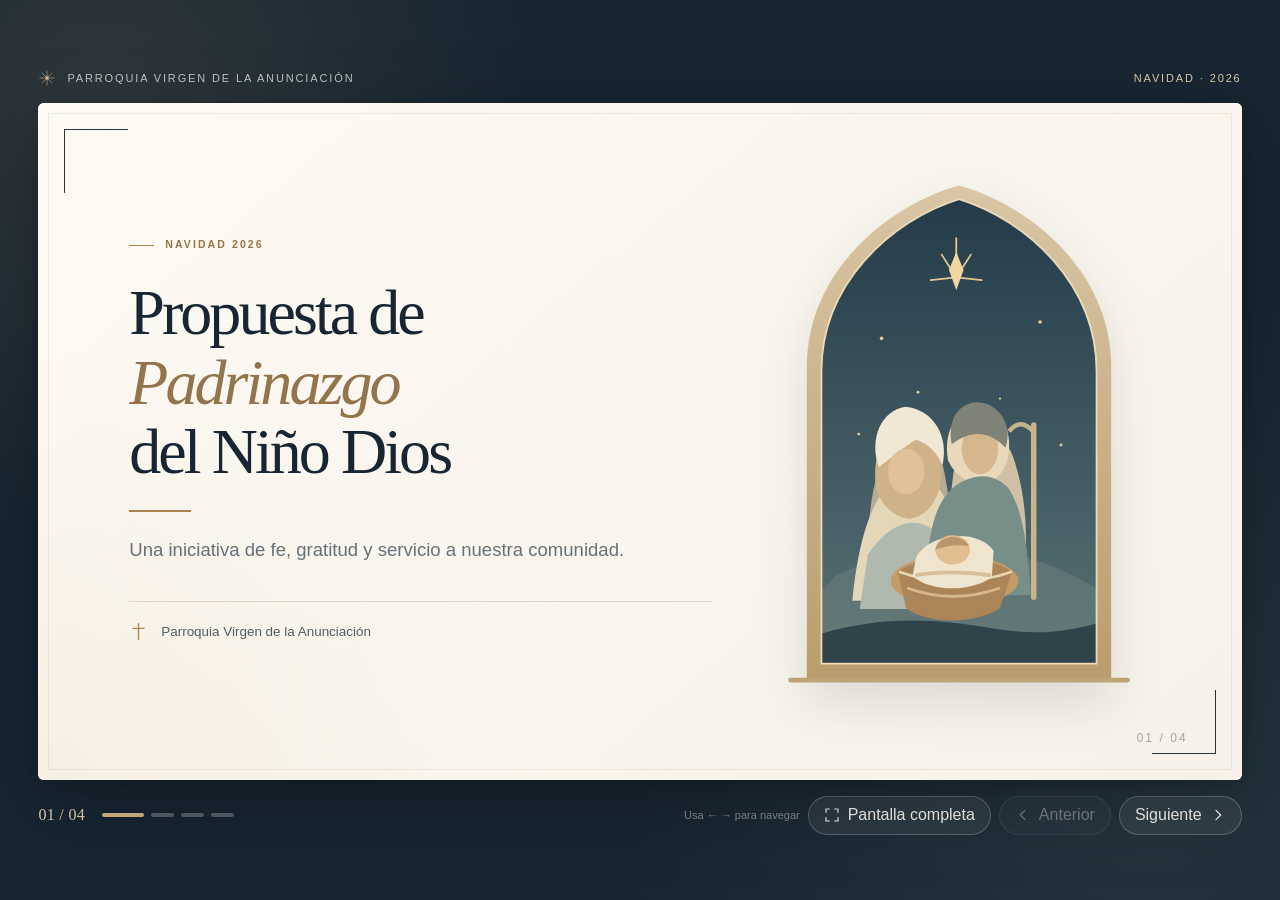
<file: index.html>
<!DOCTYPE html>
<html lang="es-MX">
<head>
  <meta charset="UTF-8" />
  <meta name="viewport" content="width=device-width, initial-scale=1.0" />
  <meta name="theme-color" content="#172632" />
  <meta name="description" content="Propuesta de padrinazgo del Niño Dios para la Parroquia Virgen de la Anunciación, Navidad 2026." />
  <title>Padrinazgo del Niño Dios · Navidad 2026</title>
  <link rel="canonical" href="https://padrinazgo-nino-dios.vercel.app/" />

  <!-- Open Graph (WhatsApp, Facebook, LinkedIn) -->
  <meta property="og:type" content="website" />
  <meta property="og:site_name" content="Padrinazgo del Niño Dios" />
  <meta property="og:locale" content="es_MX" />
  <meta property="og:title" content="Padrinazgo del Niño Dios · Navidad 2026" />
  <meta property="og:description" content="Una iniciativa de fe, gratitud y servicio a nuestra comunidad. Propuesta de padrinazgo para la Parroquia Virgen de la Anunciación." />
  <meta property="og:url" content="https://padrinazgo-nino-dios.vercel.app/" />
  <meta property="og:image" content="https://padrinazgo-nino-dios.vercel.app/assets/og-image.jpg" />
  <meta property="og:image:secure_url" content="https://padrinazgo-nino-dios.vercel.app/assets/og-image.jpg" />
  <meta property="og:image:type" content="image/jpeg" />
  <meta property="og:image:width" content="1200" />
  <meta property="og:image:height" content="630" />
  <meta property="og:image:alt" content="Ilustración del nacimiento de Jesús con el título «Propuesta de Padrinazgo del Niño Dios»." />

  <!-- Twitter / X -->
  <meta name="twitter:card" content="summary_large_image" />
  <meta name="twitter:title" content="Padrinazgo del Niño Dios · Navidad 2026" />
  <meta name="twitter:description" content="Una iniciativa de fe, gratitud y servicio a nuestra comunidad. Propuesta de padrinazgo para la Parroquia Virgen de la Anunciación." />
  <meta name="twitter:image" content="https://padrinazgo-nino-dios.vercel.app/assets/og-image.jpg" />
  <meta name="twitter:image:alt" content="Ilustración del nacimiento de Jesús con el título «Propuesta de Padrinazgo del Niño Dios»." />

  <link rel="stylesheet" href="css/styles.css" />
</head>
<body>
<main class="app">
  <div class="topbar" aria-hidden="true">
    <div class="brand">
      <svg viewBox="0 0 24 24" fill="none"><path d="M12 2v20M2 12h20M5 5l14 14M19 5 5 19" stroke="currentColor" stroke-width=".75"/><circle cx="12" cy="12" r="2.3" fill="currentColor"/></svg>
      Parroquia Virgen de la Anunciación
    </div>
    <div class="edition">Navidad · 2026</div>
  </div>

  <div class="deck" id="deck" aria-label="Presentación: Propuesta de Padrinazgo del Niño Dios">
    <!-- SLIDE 01 -->
    <section class="slide cover corner-marks active" aria-label="Diapositiva 1: Portada" aria-hidden="false">
      <div class="cover-copy">
        <div class="eyebrow">Navidad 2026</div>
        <h1>Propuesta de<br><span>Padrinazgo</span><br>del Niño Dios</h1>
        <div class="gold-stroke"></div>
        <p class="cover-description">Una iniciativa de fe, gratitud y servicio a nuestra comunidad.</p>
        <div class="cover-parish">
          <svg viewBox="0 0 24 24" fill="none" aria-hidden="true"><path d="M12 2v20M5 8h14" stroke="currentColor" stroke-width="1.7" stroke-linecap="round"/></svg>
          <span>Parroquia Virgen de la Anunciación</span>
        </div>
      </div>
      <div class="cover-art" aria-hidden="true">
        <svg class="nativity" viewBox="0 0 450 570" role="img" aria-label="Ilustración artística del nacimiento de Jesús">
          <defs>
            <linearGradient id="sky" x1="0" x2="0" y1="0" y2="1"><stop offset="0" stop-color="#243c49"/><stop offset="1" stop-color="#587074"/></linearGradient>
            <linearGradient id="outer" x1="0" x2="0" y1="0" y2="1"><stop offset="0" stop-color="#d9c6a5"/><stop offset="1" stop-color="#ba9d6c"/></linearGradient>
            <clipPath id="window"><path d="M74 532V211C74 115 151 45 225 22c74 23 151 93 151 189v321Z"/></clipPath>
          </defs>
          <path d="M58 550V206C58 100 149 28 225 7c76 21 167 93 167 199v344Z" fill="url(#outer)"/>
          <path d="M74 532V211C74 115 151 45 225 22c74 23 151 93 151 189v321Z" fill="url(#sky)"/>
          <g clip-path="url(#window)">
            <path d="M90 435c71-34 140-39 211-19 38 11 71 29 95 47v98H60v-96c10-8 20-19 30-30Z" fill="#809187" opacity=".3"/>
            <path d="M55 505c82-28 143-22 206-12 55 9 91 5 150-17v92H55Z" fill="#30434b"/>
            <g stroke="#e2c690" stroke-linecap="round">
              <path d="M222 108V65M222 108l-16-25M222 108l16-25M222 108l-28 3M222 108l28 3" stroke-width="2"/>
              <path d="m222 80 8 20-8 22-8-22Z" fill="#f2d5a0" stroke="none"/>
              <circle cx="140" cy="175" r="2" fill="#e7cb93" stroke="none"/><circle cx="314" cy="157" r="2" fill="#e7cb93" stroke="none"/>
              <circle cx="115" cy="280" r="1.6" fill="#e7cb93" stroke="none"/><circle cx="337" cy="292" r="1.6" fill="#e7cb93" stroke="none"/>
              <circle cx="180" cy="234" r="1.6" fill="#e7cb93" stroke="none"/><circle cx="270" cy="241" r="1.2" fill="#e7cb93" stroke="none"/>
            </g>
            <path d="M127 444c-4-55 0-99 12-130 7-20 28-32 46-25 21 8 23 25 27 50l17 135Z" fill="#b7ab93"/>
            <path d="M108 463c7-72 23-126 64-148 20 10 36 26 46 53 10 26 14 60 16 94Z" fill="#e4d7b8"/>
            <path d="M166 273c23 0 43 23 40 52-2 25-14 46-36 48-24-3-38-26-37-48 0-28 10-52 33-52Z" fill="#d0b288"/>
            <path d="M137 316c-11-31 3-62 29-66 31 3 48 32 41 64-7-14-14-22-29-28-14 8-25 19-41 30Z" fill="#f0e7d4"/>
            <ellipse cx="167" cy="321" rx="20" ry="25" fill="#e2c19a"/>
            <path d="M125 412c19-28 39-38 58-34 13 4 28 15 43 35l-9 59H116Z" fill="#b0b9ad"/>
            <path d="M296 449c6-65 1-103-9-136-6-23-18-34-36-32-21 4-30 24-33 49l-17 143Z" fill="#d0c0a4"/>
            <path d="M247 252c-29 2-39 29-34 57 8 17 20 24 39 27 21-8 28-24 28-44 0-24-13-40-33-40Z" fill="#ead8bb"/>
            <ellipse cx="248" cy="296" rx="20" ry="28" fill="#d6b68d"/>
            <path d="M217 291c-5-29 9-45 27-46 25 0 41 26 32 50-14-15-33-23-59-4Z" fill="#7f8276"/>
            <path d="M222 336c22-14 41-13 57 3 17 26 21 65 25 118h-115c0-66 9-104 33-121Z" fill="#788f89"/>
            <path d="M307 270v189" stroke="#c8b48a" stroke-width="6" stroke-linecap="round"/>
            <path d="M307 278c-10-12-19-11-27-1" fill="none" stroke="#c8b48a" stroke-width="5"/>
            <ellipse cx="220" cy="441" rx="70" ry="28" fill="#c49b67"/>
            <path d="M158 431c28-20 94-22 125 0l-13 40c-29 18-78 18-103 0Z" fill="#ab8558"/>
            <path d="M159 431c39 14 85 14 124 0" stroke="#e8d5b2" stroke-width="3" fill="none"/>
            <path d="M168 449c33 12 68 12 102 0" stroke="#d8b98d" stroke-width="3" fill="none"/>
            <path d="M178 415c12-24 65-34 85-7l-2 29c-22 16-66 17-87-1Z" fill="#efe4ce"/>
            <ellipse cx="218" cy="407" rx="19" ry="16" fill="#e2bd8f"/>
            <path d="M199 407c4-17 29-19 37-4-12-2-23-1-37 4Z" fill="#b9956b"/>
            <path d="M177 435c23-4 54-4 83 0" stroke="#d6be99" stroke-width="4" fill="none"/>
          </g>
          <path d="M74 532V211C74 115 151 45 225 22c74 23 151 93 151 189v321Z" fill="none" stroke="#ebdbbb" stroke-width="2"/>
          <path d="M40 550h370" stroke="#bda477" stroke-width="5" stroke-linecap="round"/>
        </svg>
      </div>
      <span class="slide-no">01 / 04</span>
    </section>

    <!-- SLIDE 02 -->
    <section class="slide corner-marks" aria-label="Diapositiva 2: Nuestra motivación" aria-hidden="true" inert>
      <div class="motive-head">
        <div class="eyebrow">Nuestra motivación</div>
        <h2>Una expresión de fe<br>y agradecimiento</h2>
      </div>
      <div class="motive-body">
        <div>
          <p class="motive-lead">Nuestra devoción al Niño Dios nace del <strong>amor, la esperanza y la fe</strong> que representa su nacimiento.</p>
          <div class="motive-tag">
            <svg viewBox="0 0 24 24" fill="none" aria-hidden="true"><path d="M12 21 4 13c-5-5 2-13 8-6 6-7 13 1 8 6Z" stroke="currentColor" stroke-width="1.7" stroke-linejoin="round"/></svg>
            Un compromiso de corazón
          </div>
        </div>
        <div class="motive-details">
          <p>Reconocemos en Jesús el regalo más grande que Dios ha dado a nuestras vidas.</p>
          <p>Como familia, hemos recibido innumerables bendiciones y deseamos expresar nuestra gratitud mediante el servicio y la generosidad hacia la comunidad parroquial.</p>
          <p>Ser sus padrinos sería un <strong>profundo honor</strong>: una oportunidad de fortalecer nuestra fe y compartir el verdadero sentido de la Navidad, especialmente con los niños.</p>
          <p>Con la guía de nuestro párroco, deseamos proponer el inicio de una nueva tradición de devoción y servicio.</p>
        </div>
      </div>
      <span class="slide-footer">Padrinazgo del Niño Dios · Navidad 2026</span>
      <span class="slide-no">02 / 04</span>
    </section>

    <!-- SLIDE 03 -->
    <section class="slide proposal corner-marks" aria-label="Diapositiva 3: Nuestro compromiso" aria-hidden="true" inert>
      <div class="proposal-heading">
        <div class="eyebrow">Propuesta de apadrinamiento</div>
        <h2>Nuestro compromiso</h2>
        <p class="proposal-subtitle">Una participación cercana, respetuosa y al servicio de la celebración.</p>
      </div>
      <div class="proposal-grid">
        <article class="proposal-card emphasis">
          <span class="ordinal">01</span>
          <div>
            <h3>Vestimenta y preparación del Niño Dios</h3>
            <p>Contribuir con la vestimenta, el arreglo y los elementos que la parroquia considere necesarios para preparar su imagen.</p>
          </div>
        </article>
        <article class="proposal-card emphasis">
          <span class="ordinal">02</span>
          <div>
            <h3>Participación religiosa</h3>
            <p>Acompañar al Niño Dios como sus padrinos en las celebraciones dedicadas a su nacimiento, principalmente las misas del <strong>24 y 25 de diciembre</strong>.</p>
          </div>
        </article>
        <article class="proposal-card">
          <span class="ordinal">03</span>
          <div>
            <h3>Aguinaldos para los niños</h3>
            <p>Compartir un pequeño presente navideño que refleje la alegría y generosidad del nacimiento de Jesús.</p>
            <p class="note">Número de niños por confirmar.</p>
          </div>
        </article>
        <article class="proposal-card">
          <span class="ordinal">04</span>
          <div>
            <h3>Recuerdo religioso para adultos</h3>
            <p>Ofrecer una imagen especial del Niño Jesús, acompañada de una oración o un mensaje navideño.</p>
            <p class="note">Número de imágenes por confirmar.</p>
          </div>
        </article>
      </div>
      <p class="proposal-disclaimer">Todas las actividades estarían sujetas a la orientación del padre y a las necesidades de la parroquia.</p>
      <span class="slide-no">03 / 04</span>
    </section>

    <!-- SLIDE 04 -->
    <section class="slide thankyou corner-marks" aria-label="Diapositiva 4: Agradecimiento" aria-hidden="true" inert>
      <svg class="star" viewBox="0 0 100 100" fill="none" aria-hidden="true">
        <path d="M50 5v90M5 50h90M19 19l62 62M81 19 19 81" stroke="#c4a270" stroke-width="1.4"/>
        <path d="M50 24 58 42 76 50 58 58 50 76 42 58 24 50 42 42Z" fill="#b18b58"/>
        <circle cx="50" cy="50" r="3.2" fill="#f9f2e4"/>
      </svg>
      <div class="eyebrow">Con gratitud</div>
      <h2>Gracias por considerar<br>nuestra propuesta</h2>
      <p class="thankyou-lead">Para nuestra familia sería una gran bendición poder servir a Dios y a nuestra comunidad a través de este padrinazgo.</p>
      <p class="thankyou-body">Agradecemos su tiempo, su atención y su apertura para escuchar nuestra intención. Más que iniciar una tradición, deseamos sembrar una expresión de fe, amor y generosidad para las futuras generaciones.</p>
      <div class="thankyou-line"></div>
      <p class="thankyou-quote">«Que el Niño Jesús sea siempre el centro de nuestra Navidad».</p>
      <span class="slide-no">04 / 04</span>
    </section>
  </div>

  <div class="bottom-bar" aria-label="Controles de la presentación">
    <div class="pager">
      <span class="pager-label" id="counter" aria-live="polite">01 / 04</span>
      <div class="progress" role="group" aria-label="Ir a diapositiva">
        <button type="button" aria-label="Ir a diapositiva 1" aria-current="step" data-index="0"></button>
        <button type="button" aria-label="Ir a diapositiva 2" data-index="1"></button>
        <button type="button" aria-label="Ir a diapositiva 3" data-index="2"></button>
        <button type="button" aria-label="Ir a diapositiva 4" data-index="3"></button>
      </div>
    </div>
    <div class="controls">
      <span class="keyhint">Usa ← → para navegar</span>
      <button type="button" class="control" id="fullscreen" aria-label="Activar pantalla completa" title="Pantalla completa (F)">
        <svg viewBox="0 0 24 24" fill="none" aria-hidden="true"><path d="M8 3H3v5m13-5h5v5M3 16v5h5m13-5v5h-5" stroke="currentColor" stroke-width="1.7" stroke-linecap="round" stroke-linejoin="round"/></svg>
        <span class="control-label">Pantalla completa</span>
      </button>
      <button type="button" class="control" id="previous" aria-label="Diapositiva anterior" disabled>
        <svg viewBox="0 0 24 24" fill="none" aria-hidden="true"><path d="m15 5-7 7 7 7" stroke="currentColor" stroke-width="1.8" stroke-linecap="round" stroke-linejoin="round"/></svg>
        <span class="control-label">Anterior</span>
      </button>
      <button type="button" class="control" id="next" aria-label="Diapositiva siguiente">
        <span class="control-label">Siguiente</span>
        <svg viewBox="0 0 24 24" fill="none" aria-hidden="true"><path d="m9 5 7 7-7 7" stroke="currentColor" stroke-width="1.8" stroke-linecap="round" stroke-linejoin="round"/></svg>
      </button>
    </div>
  </div>
  <div class="screen-reader-only" id="announce" aria-live="polite" aria-atomic="true"></div>
</main>
  <script src="js/app.js"></script>
</body>
</html>
</file>
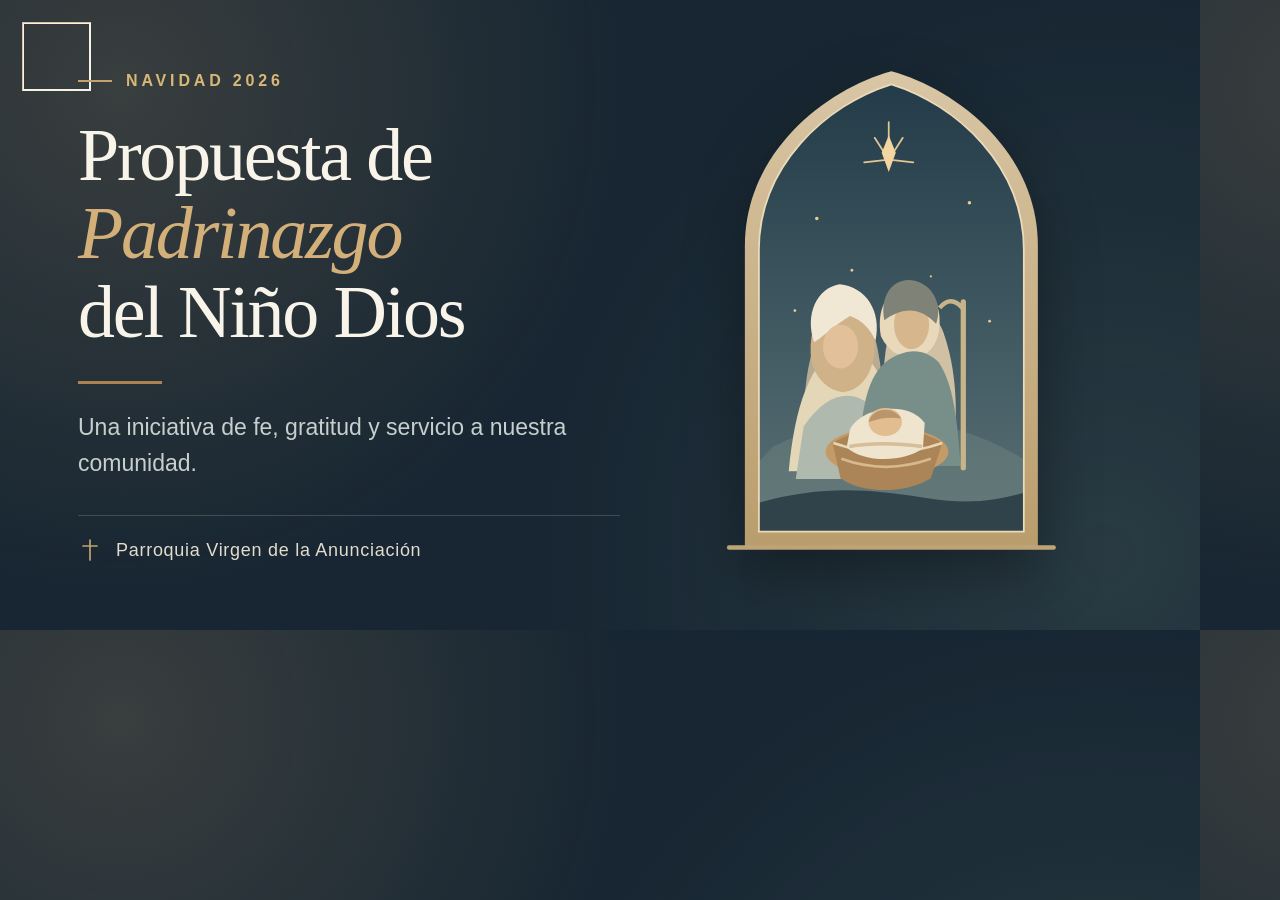
<file: assets/og-image.html>
<!DOCTYPE html>
<html lang="es-MX">
<head>
<meta charset="UTF-8" />
<title>OG image — Padrinazgo del Niño Dios</title>
<style>
  * { margin: 0; padding: 0; box-sizing: border-box; }
  @page { size: 1200px 630px; margin: 0; }
  html, body { width: 1200px; height: 630px; overflow: hidden; }
  body {
    font-family: ui-sans-serif, -apple-system, BlinkMacSystemFont, 'Segoe UI', sans-serif;
    color: #f7f2e8;
    background:
      radial-gradient(circle at 10% 14%, rgba(179,148,105,.22), transparent 42%),
      radial-gradient(circle at 92% 88%, rgba(123,151,142,.18), transparent 46%),
      #172632;
  }
  .frame {
    position: relative;
    width: 1200px; height: 630px;
    padding: 64px 78px;
    display: grid;
    grid-template-columns: minmax(0, 1.08fr) minmax(0, .92fr);
    align-items: center;
    gap: 40px;
  }
  .frame::after {
    content: '';
    position: absolute;
    inset: 22px;
    border: 1px solid rgba(212,180,128,.28);
    pointer-events: none;
  }
  .corner::before, .corner::after {
    content: '';
    position: absolute;
    width: 66px; height: 66px;
    border-color: rgba(196,162,112,.6);
  }
  .corner::before { top: 22px; left: 22px; border-top: 2px solid; border-left: 2px solid; }
  .corner::after { right: 22px; bottom: 22px; border-right: 2px solid; border-bottom: 2px solid; }

  .copy { position: relative; z-index: 1; }
  .eyebrow {
    display: inline-flex; align-items: center; gap: 14px;
    color: #d8b878; text-transform: uppercase;
    letter-spacing: .24em; font-size: 16px; font-weight: 700;
  }
  .eyebrow::before { content: ''; width: 34px; height: 2px; background: #c4a270; }
  h1 {
    font-family: Georgia, 'Times New Roman', serif;
    font-weight: 400;
    font-size: 74px;
    line-height: 1.06;
    letter-spacing: -.03em;
    margin-top: 26px;
    color: #f9f4ea;
  }
  h1 span { color: #d3b079; font-style: italic; }
  .stroke { width: 84px; height: 3px; background: #aa834f; margin: 30px 0 26px; }
  .lead { max-width: 520px; color: #c7cfce; font-size: 23px; line-height: 1.55; }
  .parish {
    display: flex; align-items: center; gap: 14px;
    margin-top: 34px; padding-top: 22px;
    border-top: 1px solid rgba(255,255,255,.16);
    color: #e3dccd; font-size: 18px; letter-spacing: .04em;
  }
  .parish svg { width: 24px; height: 24px; color: #c4a270; }

  .art { display: flex; align-items: center; justify-content: center; }
  .nativity { height: 500px; width: auto; filter: drop-shadow(0 22px 30px rgba(0,0,0,.35)); }
</style>
</head>
<body>
  <div class="frame corner">
    <div class="copy">
      <div class="eyebrow">Navidad 2026</div>
      <h1>Propuesta de<br><span>Padrinazgo</span><br>del Niño Dios</h1>
      <div class="stroke"></div>
      <p class="lead">Una iniciativa de fe, gratitud y servicio a nuestra comunidad.</p>
      <div class="parish">
        <svg viewBox="0 0 24 24" fill="none" aria-hidden="true"><path d="M12 2v20M5 8h14" stroke="currentColor" stroke-width="1.7" stroke-linecap="round"/></svg>
        <span>Parroquia Virgen de la Anunciación</span>
      </div>
    </div>
    <div class="art">
      <svg class="nativity" viewBox="0 0 450 570" role="img" aria-label="Ilustración artística del nacimiento de Jesús">
        <defs>
          <linearGradient id="sky" x1="0" x2="0" y1="0" y2="1"><stop offset="0" stop-color="#243c49"/><stop offset="1" stop-color="#587074"/></linearGradient>
          <linearGradient id="outer" x1="0" x2="0" y1="0" y2="1"><stop offset="0" stop-color="#d9c6a5"/><stop offset="1" stop-color="#ba9d6c"/></linearGradient>
          <clipPath id="window"><path d="M74 532V211C74 115 151 45 225 22c74 23 151 93 151 189v321Z"/></clipPath>
        </defs>
        <path d="M58 550V206C58 100 149 28 225 7c76 21 167 93 167 199v344Z" fill="url(#outer)"/>
        <path d="M74 532V211C74 115 151 45 225 22c74 23 151 93 151 189v321Z" fill="url(#sky)"/>
        <g clip-path="url(#window)">
          <path d="M90 435c71-34 140-39 211-19 38 11 71 29 95 47v98H60v-96c10-8 20-19 30-30Z" fill="#809187" opacity=".3"/>
          <path d="M55 505c82-28 143-22 206-12 55 9 91 5 150-17v92H55Z" fill="#30434b"/>
          <g stroke="#e2c690" stroke-linecap="round">
            <path d="M222 108V65M222 108l-16-25M222 108l16-25M222 108l-28 3M222 108l28 3" stroke-width="2"/>
            <path d="m222 80 8 20-8 22-8-22Z" fill="#f2d5a0" stroke="none"/>
            <circle cx="140" cy="175" r="2" fill="#e7cb93" stroke="none"/><circle cx="314" cy="157" r="2" fill="#e7cb93" stroke="none"/>
            <circle cx="115" cy="280" r="1.6" fill="#e7cb93" stroke="none"/><circle cx="337" cy="292" r="1.6" fill="#e7cb93" stroke="none"/>
            <circle cx="180" cy="234" r="1.6" fill="#e7cb93" stroke="none"/><circle cx="270" cy="241" r="1.2" fill="#e7cb93" stroke="none"/>
          </g>
          <path d="M127 444c-4-55 0-99 12-130 7-20 28-32 46-25 21 8 23 25 27 50l17 135Z" fill="#b7ab93"/>
          <path d="M108 463c7-72 23-126 64-148 20 10 36 26 46 53 10 26 14 60 16 94Z" fill="#e4d7b8"/>
          <path d="M166 273c23 0 43 23 40 52-2 25-14 46-36 48-24-3-38-26-37-48 0-28 10-52 33-52Z" fill="#d0b288"/>
          <path d="M137 316c-11-31 3-62 29-66 31 3 48 32 41 64-7-14-14-22-29-28-14 8-25 19-41 30Z" fill="#f0e7d4"/>
          <ellipse cx="167" cy="321" rx="20" ry="25" fill="#e2c19a"/>
          <path d="M125 412c19-28 39-38 58-34 13 4 28 15 43 35l-9 59H116Z" fill="#b0b9ad"/>
          <path d="M296 449c6-65 1-103-9-136-6-23-18-34-36-32-21 4-30 24-33 49l-17 143Z" fill="#d0c0a4"/>
          <path d="M247 252c-29 2-39 29-34 57 8 17 20 24 39 27 21-8 28-24 28-44 0-24-13-40-33-40Z" fill="#ead8bb"/>
          <ellipse cx="248" cy="296" rx="20" ry="28" fill="#d6b68d"/>
          <path d="M217 291c-5-29 9-45 27-46 25 0 41 26 32 50-14-15-33-23-59-4Z" fill="#7f8276"/>
          <path d="M222 336c22-14 41-13 57 3 17 26 21 65 25 118h-115c0-66 9-104 33-121Z" fill="#788f89"/>
          <path d="M307 270v189" stroke="#c8b48a" stroke-width="6" stroke-linecap="round"/>
          <path d="M307 278c-10-12-19-11-27-1" fill="none" stroke="#c8b48a" stroke-width="5"/>
          <ellipse cx="220" cy="441" rx="70" ry="28" fill="#c49b67"/>
          <path d="M158 431c28-20 94-22 125 0l-13 40c-29 18-78 18-103 0Z" fill="#ab8558"/>
          <path d="M159 431c39 14 85 14 124 0" stroke="#e8d5b2" stroke-width="3" fill="none"/>
          <path d="M168 449c33 12 68 12 102 0" stroke="#d8b98d" stroke-width="3" fill="none"/>
          <path d="M178 415c12-24 65-34 85-7l-2 29c-22 16-66 17-87-1Z" fill="#efe4ce"/>
          <ellipse cx="218" cy="407" rx="19" ry="16" fill="#e2bd8f"/>
          <path d="M199 407c4-17 29-19 37-4-12-2-23-1-37 4Z" fill="#b9956b"/>
          <path d="M177 435c23-4 54-4 83 0" stroke="#d6be99" stroke-width="4" fill="none"/>
        </g>
        <path d="M74 532V211C74 115 151 45 225 22c74 23 151 93 151 189v321Z" fill="none" stroke="#ebdbbb" stroke-width="2"/>
        <path d="M40 550h370" stroke="#bda477" stroke-width="5" stroke-linecap="round"/>
      </svg>
    </div>
  </div>
</body>
</html>
</file>
<file: css/styles.css>
:root {
  color-scheme: light;
  --night: #172632;
  --night-soft: #304452;
  --ink: #2a3540;
  --muted: #6d777a;
  --gold: #aa834f;
  --gold-light: #dfcaa4;
  --paper: #fbf8f1;
  --paper-2: #f5efe4;
  --sage: #778d83;
  --line: rgba(119, 105, 82, .20);
  --serif: Georgia, 'Times New Roman', serif;
  --sans: ui-sans-serif, -apple-system, BlinkMacSystemFont, 'Segoe UI', sans-serif;
}
*, *::before, *::after { box-sizing: border-box; }
html { height: 100%; }
body {
  margin: 0;
  min-height: 100%;
  font-family: var(--sans);
  color: var(--ink);
  background:
    radial-gradient(circle at 8% 12%, rgba(179,148,105,.15), transparent 30%),
    radial-gradient(circle at 90% 90%, rgba(123,151,142,.12), transparent 37%),
    var(--night);
}
button { font: inherit; }
button:focus-visible { outline: 3px solid #cfa968; outline-offset: 4px; }
.app {
  min-height: 100dvh;
  padding: 22px clamp(14px, 3vw, 48px) 18px;
  display: flex;
  flex-direction: column;
  justify-content: center;
  align-items: center;
  gap: 16px;
}
.topbar, .bottom-bar { width: min(1240px, 100%); display: flex; align-items: center; }
.topbar { justify-content: space-between; gap: 12px; color: rgba(255,255,255,.72); font-size: 11px; letter-spacing: .17em; text-transform: uppercase; }
.brand, .edition { display: flex; align-items: center; gap: 11px; }
.brand svg { width: 18px; height: 18px; color: #d6ba8b; flex-shrink: 0; }
.edition { color: #ddc9a9; }
.deck {
  position: relative;
  width: min(1240px, 100%);
  aspect-ratio: 16 / 9;
  max-height: calc(100dvh - 127px);
  min-height: 465px;
  overflow: hidden;
  border-radius: 6px;
  background: var(--paper);
  box-shadow: 0 24px 80px rgba(0,0,0,.26), 0 4px 14px rgba(0,0,0,.12);
  isolation: isolate;
}
.deck::after {
  content: '';
  position: absolute;
  pointer-events: none;
  inset: 10px;
  border: 1px solid rgba(165,138,98,.15);
  z-index: 15;
}
.slide {
  position: absolute;
  inset: 0;
  padding: clamp(30px, 4.8vw, 73px);
  display: flex;
  flex-direction: column;
  background:
    radial-gradient(circle at 0 100%, rgba(222,202,169,.17), transparent 31%),
    linear-gradient(140deg, #fdfaf4, #f7f2e9);
  opacity: 0;
  visibility: hidden;
  transform: translateY(14px);
  transition: opacity 550ms ease, transform 550ms cubic-bezier(.22,1,.36,1), visibility 550ms;
  pointer-events: none;
  overflow-y: auto;
  scrollbar-width: thin;
  scrollbar-color: #d9c7aa transparent;
}
.slide.active { opacity: 1; visibility: visible; transform: none; z-index: 1; pointer-events: auto; }
.corner-marks::before, .corner-marks::after {
  content: '';
  position: absolute;
  width: 64px; height: 64px;
  border-color: rgba(170,131,79,.38);
  pointer-events: none;
}
.corner-marks::before { top: 26px; left: 26px; border-top: 1px solid; border-left: 1px solid; }
.corner-marks::after { right: 26px; bottom: 26px; border-right: 1px solid; border-bottom: 1px solid; }
.eyebrow { display: flex; align-items: center; gap: 11px; color: #987345; text-transform: uppercase; letter-spacing: .20em; font-size: clamp(10px, .82vw, 12px); font-weight: 700; line-height: 1.5; }
.eyebrow::before { content: ''; width: 25px; height: 1px; flex: 0 0 25px; background: #aa834f; }
h1, h2, h3, p { margin: 0; }
h1, h2, h3 { font-family: var(--serif); font-weight: 400; }
h1 { font-size: clamp(41px, 5vw, 78px); letter-spacing: -.046em; line-height: 1.09; color: var(--night); }
h2 { font-size: clamp(35px, 4vw, 61px); letter-spacing: -.045em; line-height: 1.12; color: var(--night); }
h3 { font-size: clamp(19px, 1.75vw, 26px); line-height: 1.18; color: var(--night); }
p { line-height: 1.65; }
.gold-stroke { width: 62px; height: 2px; margin: 23px 0; background: var(--gold); }
.serif-italic { font-family: var(--serif); font-style: italic; }
.muted { color: var(--muted); }
.slide-no { position: absolute; bottom: 35px; right: 54px; color: #a5a49b; font-size: 12px; letter-spacing: .17em; }
.slide-footer { position: absolute; left: clamp(30px,4.8vw,73px); bottom: 35px; color: #999b94; font-size: clamp(9px, .9vw, 12px); letter-spacing: .06em; }

/* 01 — Portada */
.cover { display: grid; grid-template-columns: minmax(0,1.16fr) minmax(0,.84fr); align-items: center; gap: 25px; padding-top: 40px; padding-bottom: 45px; }
.cover-copy { position: relative; z-index: 1; padding-left: clamp(3px,2.3vw,30px); }
.cover h1 { margin-top: 25px; max-width: 750px; }
.cover h1 span { color: #92744d; font-style: italic; }
.cover-description { max-width: 510px; color: #667179; font-size: clamp(15px,1.45vw,21px); line-height: 1.65; }
.cover-parish { border-top: 1px solid var(--line); margin-top: 35px; padding-top: 20px; display: flex; gap: 13px; align-items: center; color: #515d63; font-size: clamp(12px, 1.05vw, 15px); }
.cover-parish svg { color: var(--gold); width: 19px; height: 19px; }
.cover-art { height: 99%; display: flex; align-items: center; justify-content: center; min-width: 0; }
.nativity { width: min(100%, 410px); max-height: 100%; filter: drop-shadow(0 20px 25px rgba(18,32,43,.12)); }

/* 02 — Motivo */
.motive-head { max-width: 850px; }
.motive-head h2 { margin-top: 18px; }
.motive-body { display: grid; grid-template-columns: minmax(0,.95fr) minmax(0,1.05fr); gap: clamp(35px, 5vw, 80px); margin-top: clamp(28px,3.8vw,57px); align-items: start; }
.motive-lead { font-family: var(--serif); font-size: clamp(22px, 2.2vw, 34px); line-height: 1.42; letter-spacing: -.02em; color: #354650; }
.motive-lead strong { font-weight: 400; color: #9a7749; }
.motive-details { display: grid; gap: clamp(14px,1.6vw,23px); border-left: 1px solid var(--line); padding-left: clamp(24px,3.6vw,52px); font-size: clamp(13px,1.19vw,18px); color: #566369; }
.motive-tag { display: inline-flex; align-items: center; gap: 11px; margin-top: 25px; color: #967547; text-transform: uppercase; letter-spacing: .13em; font-size: 11px; font-weight: 700; }
.motive-tag svg { width: 17px; height: 17px; }

/* 03 — Propuesta */
.proposal { padding-top: clamp(33px, 3.7vw, 55px); padding-bottom: 53px; }
.proposal-heading h2 { font-size: clamp(34px,3.7vw,54px); margin-top: 10px; }
.proposal-subtitle { color: #727d7e; margin-top: 10px; font-size: clamp(12px,1.04vw,15px); }
.proposal-grid { display: grid; grid-template-columns: 1fr 1fr; gap: clamp(11px,1.55vw,22px); margin-top: clamp(17px,2.5vw,36px); flex: 1; min-height: 0; }
.proposal-card { background: rgba(255,255,255,.58); border: 1px solid #e2d8c9; border-radius: 4px; padding: clamp(15px,1.9vw,28px); display: flex; gap: clamp(12px,1.5vw,21px); min-width: 0; }
.proposal-card .ordinal { font-family: var(--serif); font-size: clamp(25px,2.55vw,36px); color: #b39a75; line-height: 1.1; flex-shrink: 0; }
.proposal-card h3 { margin-bottom: 9px; }
.proposal-card p { color: #667176; font-size: clamp(12px,1.12vw,16px); line-height: 1.52; }
.proposal-card .note { color: #8f754f; font-size: clamp(11px,.94vw,13px); margin-top: 9px; font-weight: 600; }
.proposal-card.emphasis { background: #f1ebe1; border-color: #d6c6af; }
.proposal-card.emphasis .note { display: inline-flex; gap: 7px; align-items: center; }
.proposal-disclaimer { color: #918d84; font-style: italic; font-size: clamp(11px,.9vw,13px); margin-top: 14px; }

/* 04 — Gracias */
.thankyou { justify-content: center; align-items: center; text-align: center; padding-left: 14%; padding-right: 14%; }
.thankyou .star { width: 66px; height: 66px; margin-bottom: 24px; }
.thankyou h2 { font-size: clamp(42px,5.2vw,78px); max-width: 900px; margin-top: 17px; }
.thankyou-lead { font-family: var(--serif); font-size: clamp(20px,2.2vw,30px); color: #977750; margin-top: 26px; max-width: 860px; line-height: 1.43; }
.thankyou-body { max-width: 720px; color: #657076; font-size: clamp(13px,1.22vw,17px); line-height: 1.7; margin-top: 20px; }
.thankyou-line { width: 65px; height: 1px; background: #b5956c; margin: 31px auto 21px; }
.thankyou-quote { font-family: var(--serif); font-style: italic; color: #485963; font-size: clamp(17px,1.7vw,23px); }

.bottom-bar { justify-content: space-between; gap: 18px; color: #efece6; }
.pager { display: flex; gap: 9px; align-items: center; min-width: 210px; }
.pager-label { font-family: var(--serif); letter-spacing: .02em; color: #e3d1b5; margin-right: 8px; white-space: nowrap; }
.progress { display: flex; align-items: center; gap: 7px; }
.progress button { display: block; width: 23px; height: 4px; border: 0; padding: 0; background: rgba(255,255,255,.27); cursor: pointer; border-radius: 9px; transition: background 200ms, width 220ms; }
.progress button[aria-current="step"] { width: 42px; background: #d7b987; }
.controls { display: flex; align-items: center; gap: 8px; }
.control { border: 1px solid rgba(255,255,255,.22); color: #f9f6f0; background: rgba(255,255,255,.07); border-radius: 100px; min-height: 39px; padding: 9px 15px; cursor: pointer; display: inline-flex; justify-content: center; align-items: center; gap: 8px; transition: background 180ms, border-color 180ms, opacity 180ms; }
.control svg { width: 16px; height: 16px; }
.control:hover:not(:disabled) { background: rgba(255,255,255,.16); border-color: rgba(255,255,255,.4); }
.control:disabled { opacity: .35; cursor: not-allowed; }
.keyhint { color: rgba(255,255,255,.47); font-size: 11px; }
.screen-reader-only { position: absolute; width: 1px; height: 1px; overflow: hidden; clip: rect(0,0,0,0); white-space: nowrap; }

@media (max-width: 1050px) {
  .deck { max-height: none; }
  .slide { padding: 42px 49px 55px; }
  .slide-footer { left: 49px; bottom: 23px; }
  .slide-no { bottom: 23px; right: 49px; }
  .cover-art .nativity { max-width: 310px; }
  .motive-body { margin-top: 30px; }
}
@media (max-width: 760px) {
  .app { justify-content: flex-start; padding: 14px 12px 13px; gap: 12px; }
  .topbar { font-size: 9px; letter-spacing: .11em; padding: 0 3px; }
  .edition { display: none; }
  .deck { aspect-ratio: auto; height: calc(100dvh - 102px); min-height: 490px; border-radius: 3px; }
  .deck::after { inset: 7px; }
  .slide { padding: 45px 26px 65px; }
  .corner-marks::before { top: 15px; left: 15px; width: 30px; height: 30px; }
  .corner-marks::after { right: 15px; bottom: 15px; width: 30px; height: 30px; }
  .cover { display: flex; flex-direction: column; justify-content: flex-start; gap: 8px; padding-top: 55px; }
  .cover-copy { padding: 0; }
  .cover h1 { font-size: clamp(39px, 9.2vw, 62px); margin-top: 20px; }
  .cover-description { font-size: 16px; }
  .cover-parish { margin-top: 22px; padding-top: 15px; }
  .cover-art { align-self: center; height: auto; flex: 1; min-height: 160px; }
  .cover-art .nativity { height: 100%; width: auto; max-height: 330px; }
  .motive-head h2 { font-size: clamp(35px,7.4vw,54px); }
  .motive-body { grid-template-columns: 1fr; gap: 20px; margin-top: 25px; }
  .motive-lead { font-size: clamp(22px,4.4vw,28px); }
  .motive-details { padding-left: 20px; gap: 15px; font-size: 14px; }
  .motive-tag { margin-top: 20px; }
  .proposal { padding-top: 38px; }
  .proposal-heading h2 { font-size: clamp(34px, 7vw, 48px); }
  .proposal-grid { grid-template-columns: 1fr; gap: 12px; flex: none; margin-top: 22px; }
  .proposal-card { padding: 17px 18px; }
  .proposal-card h3 { font-size: 21px; }
  .proposal-card p { font-size: 13px; }
  .proposal-card .ordinal { font-size: 30px; }
  .proposal-disclaimer { padding-bottom: 18px; }
  .thankyou { padding: 49px 31px 60px; }
  .thankyou .star { width: 49px; height: 49px; margin-bottom: 18px; }
  .thankyou h2 { font-size: clamp(39px, 8vw, 60px); }
  .thankyou-lead { font-size: 21px; }
  .thankyou-body { font-size: 14px; }
  .slide-footer { left: 26px; bottom: 24px; font-size: 9px; }
  .slide-no { bottom: 24px; right: 26px; }
  .pager { min-width: 0; }
  .pager-label { font-size: 15px; }
  .progress { gap: 5px; }
  .progress button { width: 14px; }
  .progress button[aria-current="step"] { width: 25px; }
  .control { min-height: 38px; padding: 8px 10px; }
  .control .control-label, .keyhint { display: none; }
}
@media (max-width: 400px) {
  .cover { padding-top: 44px; }
  .cover h1 { font-size: 36px; }
  .cover-description { font-size: 14px; }
  .slide { padding-left: 22px; padding-right: 22px; }
  .thankyou { padding-left: 24px; padding-right: 24px; }
  .cover-art .nativity { max-height: 260px; }
  .motive-lead { font-size: 21px; }
  .slide-footer { left: 22px; }
  .slide-no { right: 22px; }
}
@media (prefers-reduced-motion: reduce) {
  .slide, .control, .progress button { transition: none !important; }
}
@media print {
  html, body { background: #fff !important; width: 100%; height: auto; }
  .app { display: block; padding: 0; }
  .topbar, .bottom-bar { display: none !important; }
  .deck { width: 100%; max-height: none; min-height: 0; aspect-ratio: auto; overflow: visible; box-shadow: none; }
  .deck::after { display: none; }
  .slide { position: relative; width: 100%; height: 100vh; min-height: 700px; padding: 60px; opacity: 1 !important; visibility: visible !important; transform: none !important; page-break-after: always; break-after: page; overflow: hidden; }
  .slide:last-of-type { page-break-after: auto; }
  .proposal-card { break-inside: avoid; }
  @page { size: landscape; margin: 0; }
}
</file>
